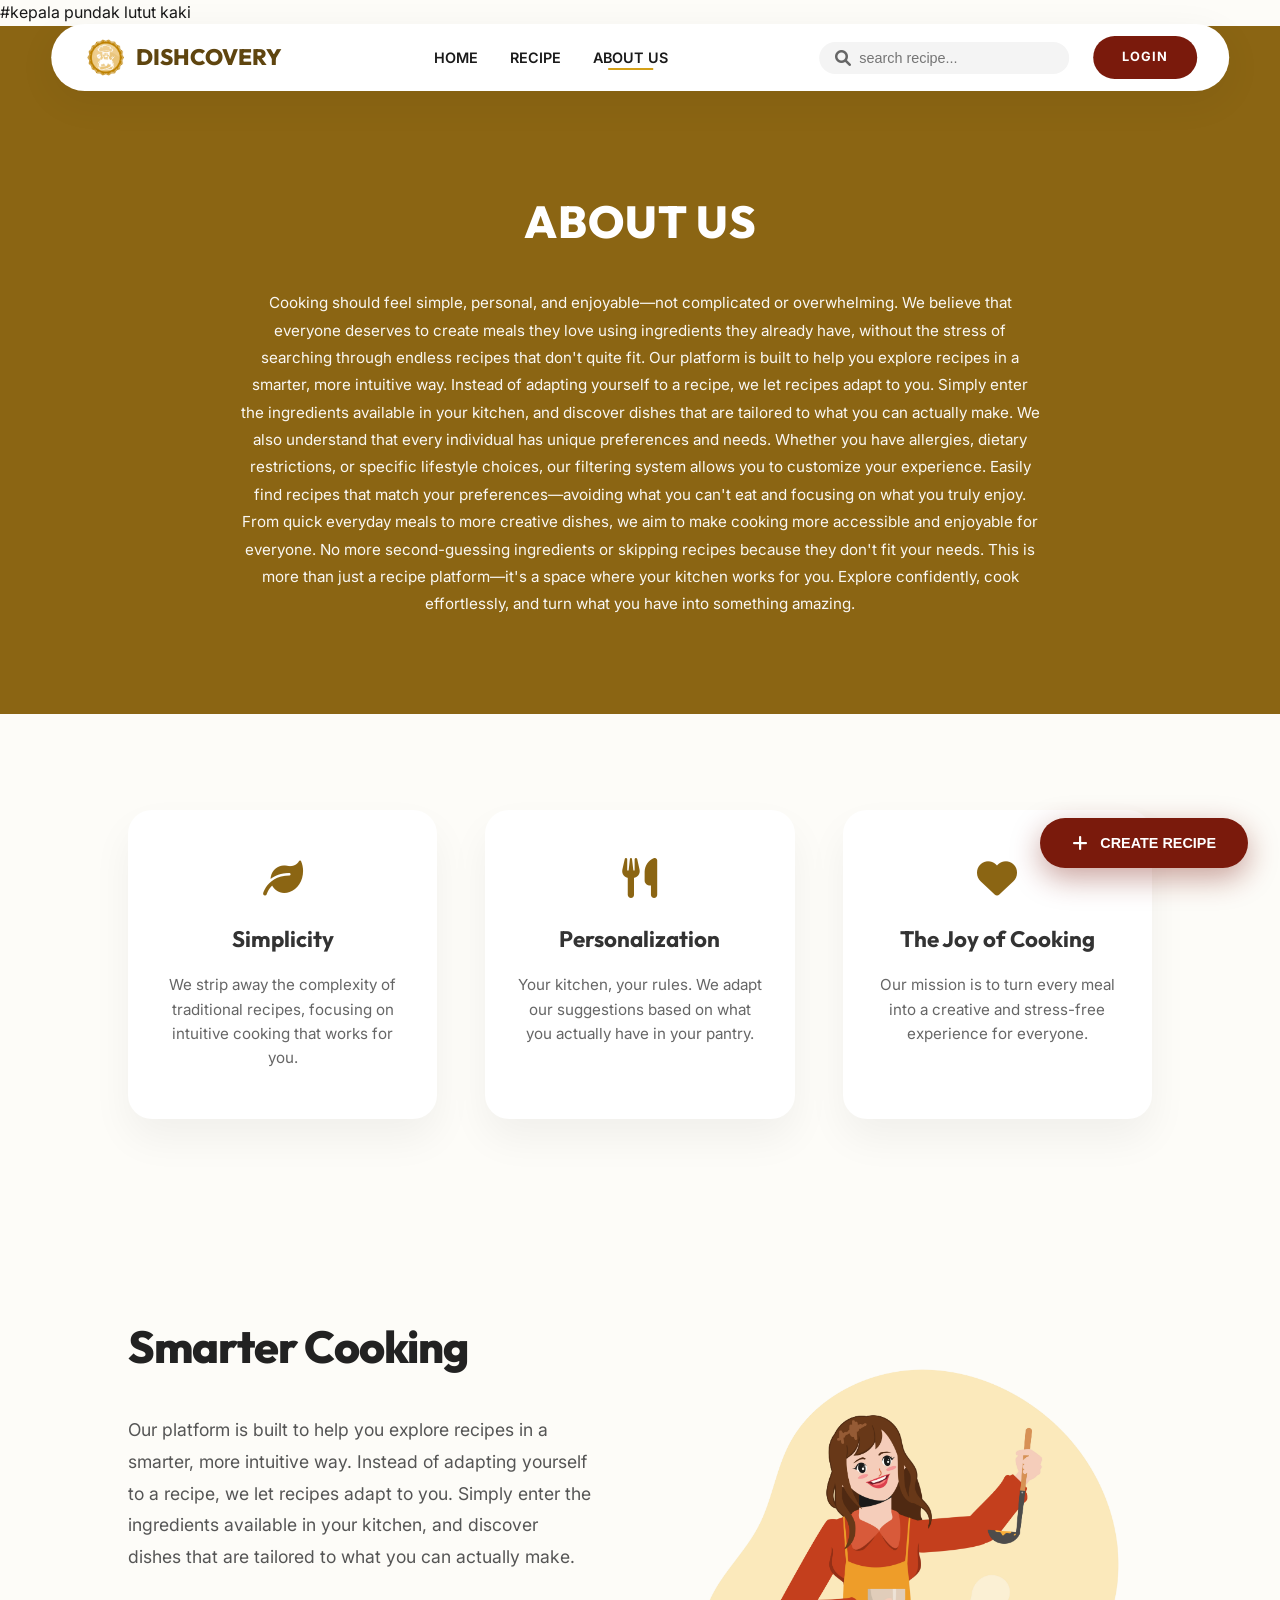
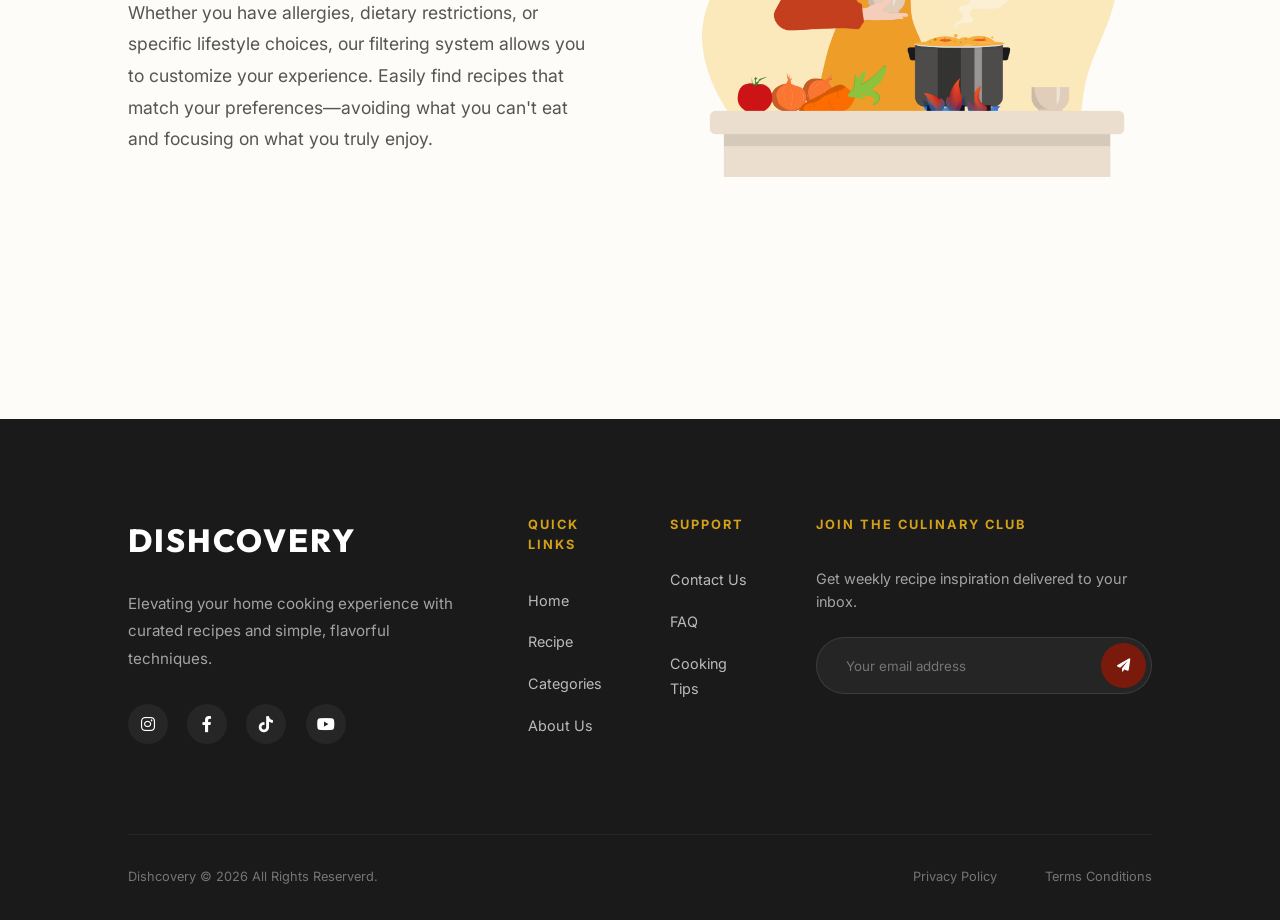
<file: about.html>
<!DOCTYPE html>
<html lang="en">

<head> #kepala pundak lutut kaki

    <meta charset="UTF-8">
    <meta name="viewport" content="width=device-width, initial-scale=1.0">
    <title>About Us - Dishcovery</title>
    <link rel="stylesheet" href="style.css">
    <link rel="stylesheet" href="https://cdnjs.cloudflare.com/ajax/libs/font-awesome/6.0.0/css/all.min.css">
    <link
        href="https://fonts.googleapis.com/css2?family=Outfit:wght@300;400;600;800&family=Playfair+Display:ital,wght@0,700;1,700&display=swap"
        rel="stylesheet">
    <style>
        :root {
            --about-gold: #8B6513;
            --about-beige: #FDFCF8;
        }

        body {
            font-family: 'Inter', sans-serif;
            background-color: var(--about-beige);
        }

        .about-hero {
            background-color: var(--about-gold);
            color: white;
            padding: 10rem 10% 6rem;
            /* Reduced bottom padding */
            min-height: 60vh;
            display: flex;
            flex-direction: column;
            justify-content: center;
            align-items: center;
            text-align: center;
        }

        .about-hero h1 {
            font-family: 'Outfit', sans-serif;
            font-size: 2.8rem;
            font-weight: 800;
            margin-bottom: 2rem;
            letter-spacing: 1px;
            color: white;
            text-transform: uppercase;
        }

        .about-content {
            max-width: 800px;
            line-height: 1.8;
            font-size: 0.95rem;
            font-weight: 400;
            opacity: 0.95;
            text-align: center;
        }

        .about-content p {
            margin-bottom: 0;
            /* Merged paragraph has no bottom margin */
        }

        /* Values Section */
        .values-section {
            padding: 6rem 10%;
            /* Balanced vertical padding */
            display: grid;
            grid-template-columns: repeat(3, 1fr);
            gap: 3rem;
            position: relative;
            z-index: 3;
            background-color: var(--about-beige);
        }

        .value-card {
            background: white;
            padding: 3rem 2rem;
            border-radius: 24px;
            box-shadow: 0 20px 40px rgba(0, 0, 0, 0.05);
            text-align: center;
            transition: transform 0.3s ease;
        }

        .value-card:hover {
            transform: translateY(-15px);
        }

        .value-card i {
            font-size: 2.5rem;
            color: var(--about-gold);
            margin-bottom: 1.5rem;
        }

        .value-card h3 {
            font-family: 'Outfit', sans-serif;
            font-size: 1.4rem;
            font-weight: 700;
            margin-bottom: 1rem;
            color: #333;
        }

        .value-card p {
            color: #666;
            line-height: 1.6;
            font-size: 0.95rem;
        }

        /* Detailed Section */
        .details-section {
            padding: 6rem 10% 10rem;
            /* Balanced top padding */
            display: grid;
            grid-template-columns: 1fr 1fr;
            gap: 6rem;
            align-items: center;
        }

        .details-text h2 {
            font-family: 'Outfit', sans-serif;
            font-size: 2.8rem;
            font-weight: 800;
            color: #222;
            margin-bottom: 2rem;
            letter-spacing: -1px;
        }

        .details-text p {
            font-size: 1.1rem;
            line-height: 1.8;
            color: #555;
            margin-bottom: 1.5rem;
        }

        .details-image {
            position: relative;
            display: flex;
            justify-content: center;
            align-items: center;
        }

        .details-image img {
            width: 100%;
            max-width: 500px;
            /* Make it a bit smaller too since they asked to 'kecilin' earlier */
            border-radius: 30px;
            mix-blend-mode: multiply;
            /* Removes white background */
            position: relative;
            z-index: 2;
        }

        /* Navbar Correction */
        .navbar {
            background: rgb(249, 223, 223);
            position: sticky;
            top: 0;
            z-index: 1000;
            box-shadow: 0 2px 10px rgba(0, 0, 0, 0.05);
        }

        @media (max-width: 1024px) {
            .values-section {
                grid-template-columns: 1fr;
            }

            .details-section {
                grid-template-columns: 1fr;
                gap: 4rem;
            }

            .about-hero h1 {
                font-size: 3rem;
            }
        }
    </style>
</head>

<body>
    <!-- Navigation -->
    <nav id="navbar">
        <a href="index.html" class="logo">
            <img src="images/logo_dishcovery.png" alt="Dishcovery Logo" style="height: 45px;">
            <span>DISHCOVERY</span>
        </a>
        <ul class="nav-links">
            <li><a href="index.html">HOME</a></li>
            <li><a href="index.html#recipes-section">RECIPE</a></li>
            <li><a href="about.html" class="active">ABOUT US</a></li>
        </ul>
        <div class="nav-actions">
            <div class="nav-search">
                <i class="fas fa-search"></i>
                <input type="text" id="recipe-search" placeholder="search recipe...">
            </div>

            <div class="guest-only" id="guest-nav">
                <a href="login.html" class="btn btn-primary">LOGIN</a>
            </div>

            <div class="user-only user-profile">
                <div class="avatar" onclick="logout()">
                    <img src="images/avatar.png" alt="User Avatar">
                </div>
            </div>
        </div>
    </nav>

    <!-- About Section -->
    <section class="about-hero">
        <div class="container">
            <h1>ABOUT US</h1>
            <div class="about-content">
                <p>Cooking should feel simple, personal, and enjoyable—not complicated or overwhelming. We believe that
                    everyone deserves to create meals they love using ingredients they already have, without the stress
                    of searching through endless recipes that don't quite fit. Our platform is built to help you explore
                    recipes in a smarter, more intuitive way. Instead of adapting yourself to a recipe, we let recipes
                    adapt to you. Simply enter the ingredients available in your kitchen, and discover dishes that are
                    tailored to what you can actually make. We also understand that every individual has unique
                    preferences and needs. Whether you have allergies, dietary restrictions, or specific lifestyle
                    choices, our filtering system allows you to customize your experience. Easily find recipes that
                    match your preferences—avoiding what you can't eat and focusing on what you truly enjoy. From quick
                    everyday meals to more creative dishes, we aim to make cooking more accessible and enjoyable for
                    everyone. No more second-guessing ingredients or skipping recipes because they don't fit your needs.
                    This is more than just a recipe platform—it's a space where your kitchen works for you. Explore
                    confidently, cook effortlessly, and turn what you have into something amazing.</p>
            </div>
        </div>
    </section>

    <!-- Philosophy Cards -->
    <section class="values-section">
        <div class="value-card">
            <i class="fas fa-leaf"></i>
            <h3>Simplicity</h3>
            <p>We strip away the complexity of traditional recipes, focusing on intuitive cooking that works for you.
            </p>
        </div>
        <div class="value-card">
            <i class="fas fa-utensils"></i>
            <h3>Personalization</h3>
            <p>Your kitchen, your rules. We adapt our suggestions based on what you actually have in your pantry.</p>
        </div>
        <div class="value-card">
            <i class="fas fa-heart"></i>
            <h3>The Joy of Cooking</h3>
            <p>Our mission is to turn every meal into a creative and stress-free experience for everyone.</p>
        </div>
    </section>

    <!-- Deep Dive Section -->
    <section class="details-section">
        <div class="details-text">
            <h2>Smarter Cooking</h2>
            <p>Our platform is built to help you explore recipes in a smarter, more intuitive way. Instead of adapting
                yourself to a recipe, we let recipes adapt to you. Simply enter the ingredients available in your
                kitchen, and discover dishes that are tailored to what you can actually make.</p>
            <p>Whether you have allergies, dietary restrictions, or specific lifestyle choices, our filtering system
                allows you to customize your experience. Easily find recipes that match your preferences—avoiding what
                you can't eat and focusing on what you truly enjoy.</p>
        </div>
        <div class="details-image">
            <img src="images/bg_about.jpg" alt="Kitchen setup">
        </div>
    </section>

    <!-- Premium Footer -->
    <footer class="premium-footer">
        <div class="footer-top">
            <div class="footer-brand-section">
                <h3 class="footer-logo-text">DISHCOVERY</h3>
                <p class="footer-tagline">Elevating your home cooking experience with curated recipes and simple,
                    flavorful techniques.</p>
                <div class="footer-social-icons">
                    <a href="#"><i class="fab fa-instagram"></i></a>
                    <a href="#"><i class="fab fa-facebook-f"></i></a>
                    <a href="#"><i class="fab fa-tiktok"></i></a>
                    <a href="#"><i class="fab fa-youtube"></i></a>
                </div>
            </div>

            <div class="footer-nav-section">
                <div class="footer-nav-col">
                    <h4>QUICK LINKS</h4>
                    <ul>
                        <li><a href="index.html">Home</a></li>
                        <li><a href="index.html#recipes-section">Recipe</a></li>
                        <li><a href="index.html#recipes-section">Categories</a></li>
                        <li><a href="about.html">About Us</a></li>
                    </ul>
                </div>
                <div class="footer-nav-col">
                    <h4>SUPPORT</h4>
                    <ul>
                        <li><a href="#">Contact Us</a></li>
                        <li><a href="#">FAQ</a></li>
                        <li><a href="#">Cooking Tips</a></li>
                    </ul>
                </div>
            </div>

            <div class="footer-newsletter">
                <h4>JOIN THE CULINARY CLUB</h4>
                <p>Get weekly recipe inspiration delivered to your inbox.</p>
                <form class="newsletter-form">
                    <input type="email" placeholder="Your email address">
                    <button type="submit"><i class="fas fa-paper-plane"></i></button>
                </form>
            </div>
        </div>
        <div class="footer-bottom">
            <p>Dishcovery &copy; 2026 All Rights Reserverd.</p>
            <div class="footer-bottom-links">
                <a href="#">Privacy Policy</a>
                <a href="#">Terms Conditions</a>
            </div>
        </div>
    </footer>

    <script>
        function updateAuthState() {
            const isLoggedIn = localStorage.getItem('isLoggedIn') === 'true';
            document.body.setAttribute('data-view', isLoggedIn ? 'user' : 'guest');

            const guestNav = document.getElementById('guest-nav');
            const userNav = document.getElementById('user-nav');

            if (isLoggedIn) {
                guestNav.style.display = 'none';
                userNav.style.display = 'flex';
            } else {
                guestNav.style.display = 'block';
                userNav.style.display = 'none';
            }
        }

        function logout() {
            localStorage.setItem('isLoggedIn', 'false');
            window.location.href = 'index.html';
        }

        window.addEventListener('DOMContentLoaded', updateAuthState);
    </script>
    <!-- Floating Create Recipe Button -->
    <button class="floating-create-btn" onclick="handleCreateRecipe()">
        <i class="fas fa-plus"></i>
        <span>CREATE RECIPE</span>
    </button>

    <script>
        // Copy auth check logic from script.js or include script.js but it might interfere
        const isLoggedIn = localStorage.getItem('isLoggedIn') === 'true';
        if (isLoggedIn) document.body.setAttribute('data-view', 'user');

        window.logout = () => {
            localStorage.removeItem('isLoggedIn');
            window.location.reload();
        };

        function handleCreateRecipe() {
            if (isLoggedIn) {
                window.location.href = 'create_recipe.html';
            } else {
                window.location.href = 'login.html';
            }
        }
    </script>
</body>




</html>
</file>
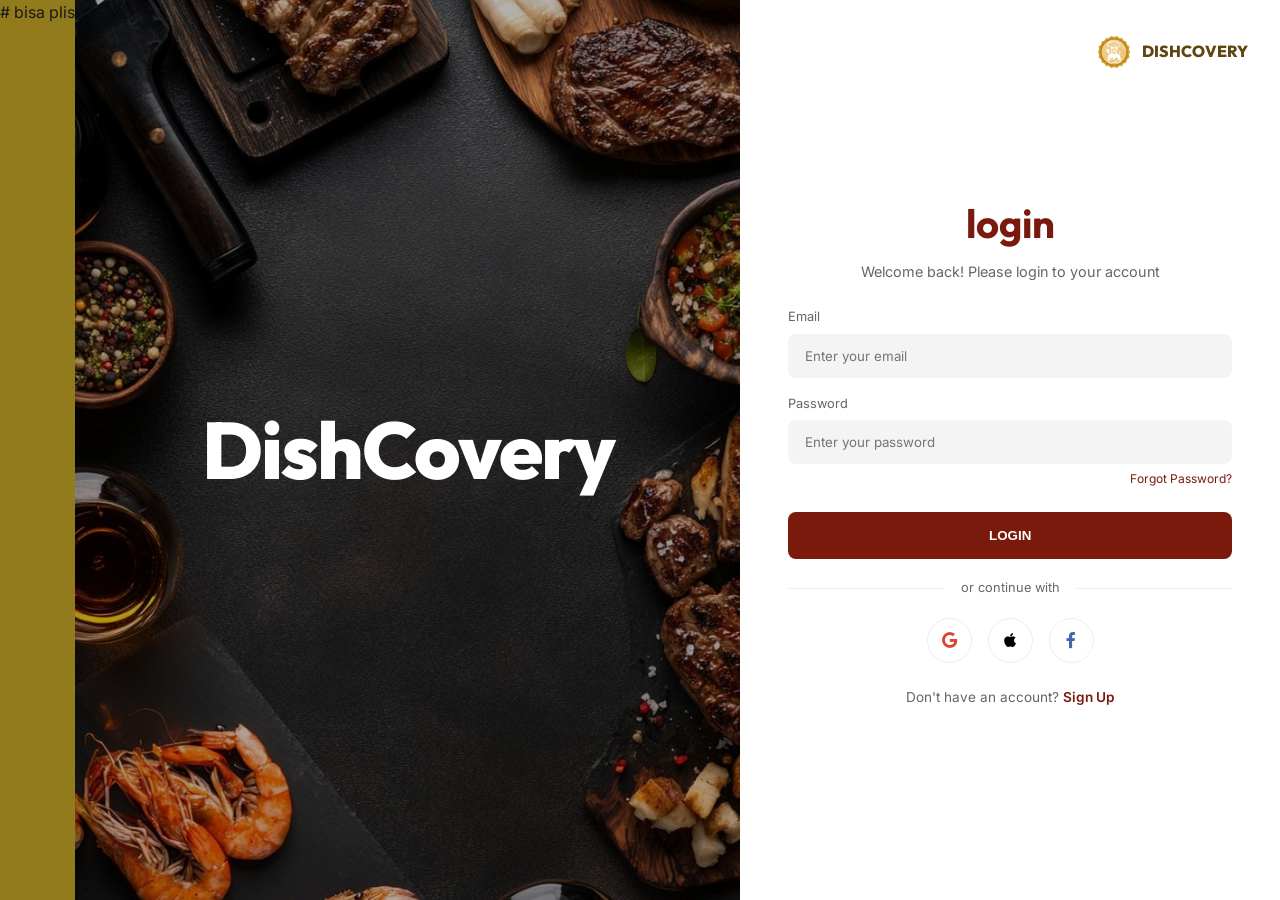
<file: login.html>
<!DOCTYPE html>
<html lang="en">
<head> # bisa plis
    <meta charset="UTF-8">
    <meta name="viewport" content="width=device-width, initial-scale=1.0">
    <title>Login | Dishcovery</title>
    <link rel="stylesheet" href="style.css">
    <link rel="stylesheet" href="https://cdnjs.cloudflare.com/ajax/libs/font-awesome/6.0.0/css/all.min.css">
    <style>
        body {
            margin: 0;
            display: flex;
            height: 100vh;
            background: #927b1d;
            overflow: hidden;
        }
        .auth-bg {
            flex: 1.2; 
            background: url('images/login-signin_bg.jpeg') center/cover no-repeat;
            display: flex;
            align-items: center;
            justify-content: center;
            position: relative;
        }
        .auth-bg::after {
            content: '';
            position: absolute;
            inset: 0;
            background: rgba(0,0,0,0.3);
        }
        .auth-bg h1 {
            color: white;
            font-size: 5rem;
            font-family: 'Outfit', sans-serif;
            z-index: 1;
            font-weight: 800;
            letter-spacing: -2px;
        }
        .auth-container {
            flex: 0.8; 
            max-width: 550px;
            padding: 0 3rem;
            display: flex;
            flex-direction: column;
            justify-content: center;
            position: relative;
            background: white;
            height: 100vh;
            overflow-y: auto;
            box-sizing: border-box;
        }
        .auth-logo {
            position: absolute;
            top: 2rem;
            right: 2rem;
            display: flex;
            align-items: center;
            gap: 0.5rem;
            width: auto;
        }
        .auth-header {
            margin-bottom: 1.5rem;
            text-align: center;
        }
        .auth-header h2 {
            font-size: 2.5rem;
            color: var(--primary);
            margin-bottom: 0.3rem;
            font-family: 'Outfit', serif;
        }
        .auth-header p {
            color: var(--text-muted);
            font-size: 0.9rem;
            margin: 0;
        }
        .auth-form {
            display: flex;
            flex-direction: column;
            gap: 1rem;
        }
        .form-input {
            position: relative;
        }
        .form-input label {
            display: block;
            font-size: 0.8rem;
            color: var(--text-muted);
            margin-bottom: 0.4rem;
        }
        .form-input input {
            width: 100%;
            padding: 0.8rem 1rem;
            background: #F4F4F4;
            border: 1px solid transparent;
            border-radius: 8px;
            font-family: inherit;
            box-sizing: border-box;
        }
        .forgot-pass {
            text-align: right;
            font-size: 0.75rem;
            color: var(--primary);
            margin-top: 0.3rem;
            cursor: pointer;
        }
        .auth-btn {
            background: var(--primary);
            color: white;
            border: none;
            padding: 1rem;
            border-radius: 8px;
            font-weight: 600;
            cursor: pointer;
            margin-top: 0.5rem;
            transition: var(--transition);
        }
        #error-msg {
            color: #d93025;
            background-color: #fce8e6;
            padding: 10px;
            border-radius: 4px;
            font-size: 0.8rem;
            margin-bottom: 0.8rem;
            display: none; 
            align-items: center;
            gap: 8px;
            font-family: 'Outfit', sans-serif;
        }
        .input-error {
            border: 1px solid #d93025 !important;
            background: #fff4f4 !important;
        }
        .divider {
            display: flex;
            align-items: center;
            text-align: center;
            margin: 1.2rem 0;
            color: #DDD;
            font-size: 0.8rem;
        }
        .divider::before, .divider::after {
            content: '';
            flex: 1;
            border-bottom: 1px solid #EEE;
        }
        .divider span {
            padding: 0 1rem;
            color: var(--text-muted);
        }
        .social-auth {
            display: flex;
            gap: 1rem;
            justify-content: center;
        }
        .social-btn {
            width: 45px;
            height: 45px;
            border: 1px solid #EEE;
            border-radius: 50%;
            display: flex;
            align-items: center;
            justify-content: center;
            cursor: pointer;
        }
        .auth-footer {
            margin-top: 1.5rem;
            text-align: center;
            font-size: 0.85rem;
            color: var(--text-muted);
        }
        .auth-footer a {
            color: var(--primary);
            text-decoration: none;
            font-weight: 600;
        }
    </style>
</head>
<body>
    <div class="auth-bg">
        <h1>DishCovery</h1>
    </div>
    <div class="auth-container">
        <div class="auth-logo">
            <img src="images/logo_dishcovery.png" alt="Dishcovery Logo" style="width: 40px;">
            <span style="font-weight: 800; color: #5F450F; font-family: 'Outfit', sans-serif;">DISHCOVERY</span>
        </div>
        <div class="auth-header">
            <h2>login</h2>
            <p>Welcome back! Please login to your account</p>
        </div>

        <div id="error-msg">
            <i class="fas fa-exclamation-circle"></i> 
            <span id="error-text"></span>
        </div>

        <form class="auth-form" id="login-form">
            <div class="form-input">
                <label>Email</label>
                <input type="email" id="email" placeholder="Enter your email">
            </div>
            <div class="form-input">
                <label>Password</label>
                <input type="password" id="password" placeholder="Enter your password">
                <div class="forgot-pass">Forgot Password?</div>
            </div>
            <button type="submit" class="auth-btn">LOGIN</button>
        </form>

        <div class="divider">
            <span>or continue with</span>
        </div>

        <div class="social-auth">
            <div class="social-btn"><i class="fab fa-google" style="color: #DB4437;"></i></div>
            <div class="social-btn"><i class="fab fa-apple" style="color: #000;"></i></div>
            <div class="social-btn"><i class="fab fa-facebook-f" style="color: #4267B2;"></i></div>
        </div>

        <div class="auth-footer">
            Don't have an account? <a href="signup.html">Sign Up</a>
        </div>
    </div>

    <script>
        document.getElementById('login-form').onsubmit = async (e) => {
            e.preventDefault();
            const emailField = document.getElementById('email');
            const passwordField = document.getElementById('password');
            const errorMsg = document.getElementById('error-msg');
            const errorText = document.getElementById('error-text');

            errorMsg.style.display = 'none';
            emailField.classList.remove('input-error');
            passwordField.classList.remove('input-error');

            if (!emailField.value || !passwordField.value) {
                errorText.innerText = "Please fill in all fields.";
                errorMsg.style.display = 'flex';
                if(!emailField.value) emailField.classList.add('input-error');
                if(!passwordField.value) passwordField.classList.add('input-error');
                return;
            }

            try {
                const response = await fetch('/api/login', {
                    method: 'POST',
                    headers: { 'Content-Type': 'application/json' },
                    body: JSON.stringify({ email: emailField.value, password: passwordField.value })
                });
                const data = await response.json();
                if (data.success) {
                    localStorage.setItem('isLoggedIn', 'true');
                    localStorage.setItem('user', JSON.stringify(data.user));
                    window.location.href = 'index.html';
                } else {
                    const msg = (data.error || "").toLowerCase();
                    if (msg.includes("found") || msg.includes("exist")) {
                        errorText.innerText = "Account not found. Please sign up first.";
                    } else {
                        errorText.innerText = "The email or password you entered is incorrect.";
                    }
                    errorMsg.style.display = 'flex';
                    emailField.classList.add('input-error');
                    passwordField.classList.add('input-error');
                }
            } catch (err) {
                errorText.innerText = "Connection error. Is the server running?";
                errorMsg.style.display = 'flex';
            }
        };
    </script>
</body>
</html>
</file>
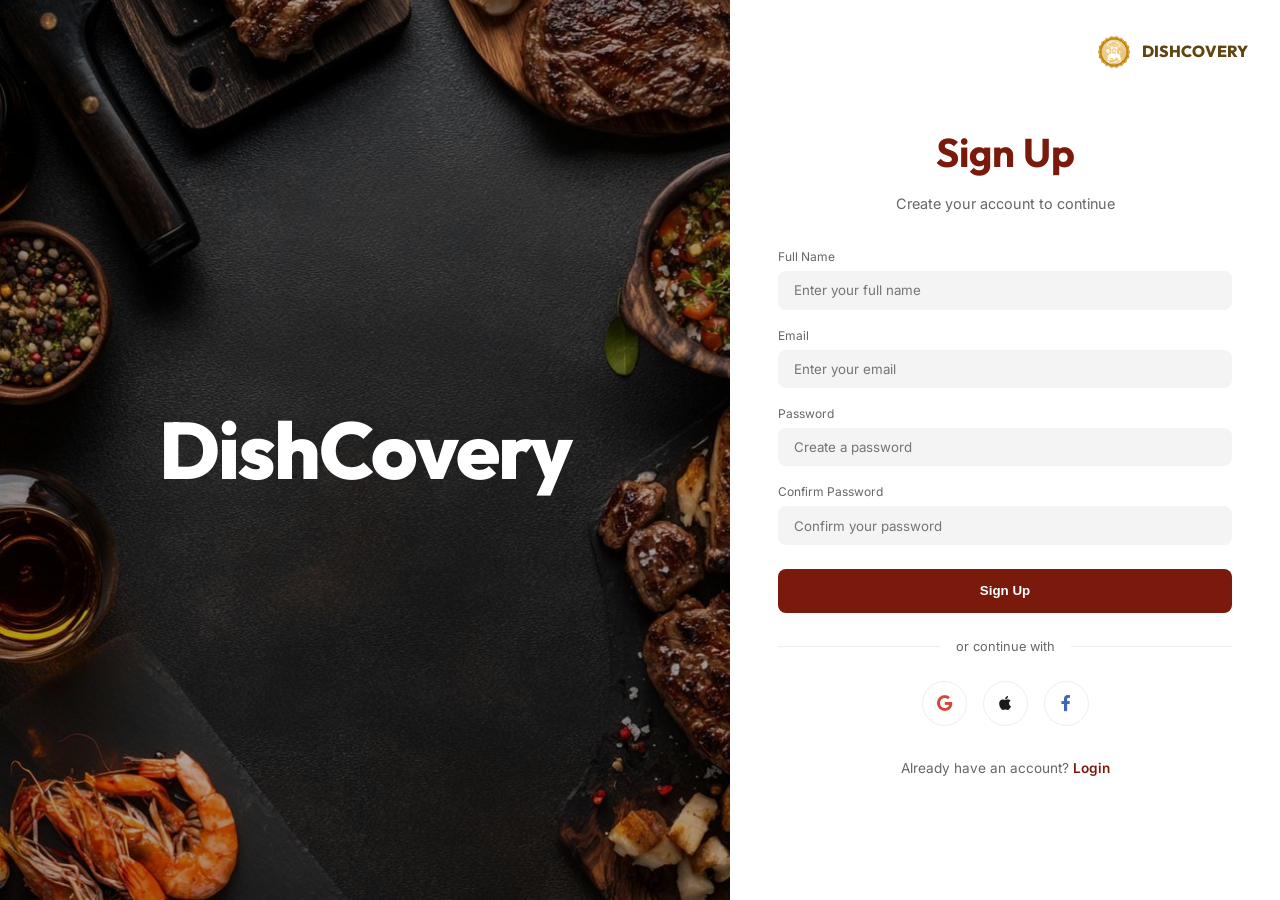
<file: signup.html>
<!DOCTYPE html>
<html lang="en">
<head>
    <meta charset="UTF-8">
    <meta name="viewport" content="width=device-width, initial-scale=1.0">
    <title>Sign Up | Dishcovery</title>
    <link rel="stylesheet" href="style.css">
    <link rel="stylesheet" href="https://cdnjs.cloudflare.com/ajax/libs/font-awesome/6.0.0/css/all.min.css">
    <style>
        body {
            margin: 0;
            display: flex;
            height: 100vh;
            background: #FDFCF8;
            overflow: hidden;
        }
        .auth-bg {
            flex: 1.2;
            background: url('images/login-signin_bg.jpeg') center/cover no-repeat;
            display: flex;
            align-items: center;
            justify-content: center;
            position: relative;
        }
        .auth-bg::after {
            content: '';
            position: absolute;
            inset: 0;
            background: rgba(0,0,0,0.3);
        }
        .auth-bg h1 {
            color: white;
            font-size: 5rem;
            font-family: 'Outfit', sans-serif;
            z-index: 1;
            font-weight: 800;
            letter-spacing: -2px;
        }
        .auth-container {
            flex: 0.8;
            max-width: 550px;
            padding: 2rem 3rem;
            display: flex;
            flex-direction: column;
            justify-content: center;
            position: relative;
            background: white;
        }
        .auth-logo {
            position: absolute;
            top: 1.5rem;
            right: 1.5rem;
            width: 40px;
        }
        .auth-header {
            margin-bottom: 2rem;
            text-align: center;
        }
        .auth-header h2 {
            font-size: 2.5rem;
            color: var(--primary);
            margin-bottom: 0.5rem;
            font-family: 'Outfit', serif;
        }
        .auth-header p {
            color: var(--text-muted);
            font-size: 0.9rem;
        }
        .auth-form {
            display: flex;
            flex-direction: column;
            gap: 1rem;
        }
        .form-input {
            position: relative;
        }
        .form-input label {
            display: block;
            font-size: 0.75rem;
            color: var(--text-muted);
            margin-bottom: 0.3rem;
        }
        .form-input input {
            width: 100%;
            padding: 0.7rem 1rem;
            background: #F4F4F4;
            border: none;
            border-radius: 8px;
            font-family: inherit;
        }
        .auth-btn {
            background: var(--primary);
            color: white;
            border: none;
            padding: 0.9rem;
            border-radius: 8px;
            font-weight: 600;
            cursor: pointer;
            margin-top: 0.5rem;
            transition: var(--transition);
        }
        .divider {
            display: flex;
            align-items: center;
            text-align: center;
            margin: 1.5rem 0;
            color: #DDD;
            font-size: 0.8rem;
        }
        .divider::before, .divider::after {
            content: '';
            flex: 1;
            border-bottom: 1px solid #EEE;
        }
        .divider span {
            padding: 0 1rem;
            color: var(--text-muted);
        }
        .social-auth {
            display: flex;
            gap: 1rem;
            justify-content: center;
        }
        .social-btn {
            width: 45px;
            height: 45px;
            border: 1px solid #EEE;
            border-radius: 50%;
            display: flex;
            align-items: center;
            justify-content: center;
            cursor: pointer;
        }
        .auth-footer {
            margin-top: 2rem;
            text-align: center;
            font-size: 0.85rem;
            color: var(--text-muted);
        }
        .auth-footer a {
            color: var(--primary);
            text-decoration: none;
            font-weight: 600;
        }
    </style>
</head>
<body>
    <div class="auth-bg">
        <h1>DishCovery</h1>
    </div>
    <div class="auth-container">
        <div class="auth-logo" style="display: flex; align-items: center; gap: 0.5rem; top: 2rem; right: 2rem; width: auto;">
            <img src="images/logo_dishcovery.png" alt="Dishcovery Logo" style="width: 40px;">
            <span style="font-weight: 800; color: #5F450F; font-family: 'Outfit', sans-serif;">DISHCOVERY</span>
        </div>
        <div class="auth-header">
            <h2>Sign Up</h2>
            <p>Create your account to continue</p>
        </div>
        <form class="auth-form" id="signup-form">
            <div class="form-input">
                <label>Full Name</label>
                <input type="text" placeholder="Enter your full name" required>
            </div>
            <div class="form-input">
                <label>Email</label>
                <input type="email" placeholder="Enter your email" required>
            </div>
            <div class="form-input">
                <label>Password</label>
                <input type="password" placeholder="Create a password" required>
            </div>
            <div class="form-input">
                <label>Confirm Password</label>
                <input type="password" placeholder="Confirm your password" required>
            </div>
            <button type="submit" class="auth-btn">Sign Up</button>
        </form>

        <div class="divider">
            <span>or continue with</span>
        </div>

        <div class="social-auth">
            <div class="social-btn"><i class="fab fa-google" style="color: #DB4437;"></i></div>
            <div class="social-btn"><i class="fab fa-apple"></i></div>
            <div class="social-btn"><i class="fab fa-facebook-f" style="color: #4267B2;"></i></div>
        </div>

        <div class="auth-footer">
            Already have an account? <a href="login.html">Login</a>
        </div>
    </div>

    <script>
        document.getElementById('signup-form').onsubmit = async (e) => {
            e.preventDefault();
            const inputs = e.target.querySelectorAll('input');
            const username = inputs[0].value;
            const email = inputs[1].value;
            const password = inputs[2].value;
            const confirmPassword = inputs[3].value;

            if (password !== confirmPassword) {
                alert('Passwords do not match!');
                return;
            }

            try {
                const response = await fetch('/api/register', {
                    method: 'POST',
                    headers: { 'Content-Type': 'application/json' },
                    body: JSON.stringify({ username, email, password })
                });
                
                const data = await response.json();
                
                if (data.success) {
                    alert('Account created successfully! Please login.');
                    window.location.href = 'login.html';
                } else {
                    alert(data.error || 'Sign up failed');
                }
            } catch (err) {
                console.error(err);
                alert('Connection error. Is the server running?');
            }
        };
    </script>
</body>
</html>
</file>
<file: style.css>
@import url('https://fonts.googleapis.com/css2?family=Outfit:wght@300;400;600;700&family=Inter:wght@300;400;500;600&display=swap');

:root {
    --primary: #7A1A0C; /* Maroon */
    --primary-hover: #5D1409;
    --secondary: #2D2D2D;
    --accent: #E9E3D3; /* Beige */
    --accent-dark: #D1C9B8;
    --gold: #D4A017;
    --bg-light: #FDFDFD;
    --bg-footer: #1C1C1C;
    --text-main: #1A1A1A;
    --text-muted: #666666;
    --white: #FFFFFF;
    --shadow: 0 10px 40px rgba(0, 0, 0, 0.06);
    --radius-sm: 8px;
    --radius-md: 20px;
    --radius-lg: 32px;
    --transition: all 0.3s cubic-bezier(0.4, 0, 0.2, 1);
}

* {
    margin: 0;
    padding: 0;
    box-sizing: border-box;
}

body {
    font-family: 'Inter', sans-serif;
    background-color: var(--bg-light);
    color: var(--text-main);
    line-height: 1.6;
    overflow-x: hidden;
}

h1, h2, h3, .logo {
    font-family: 'Outfit', sans-serif;
    font-weight: 700;
}

/* Navbar */
nav {
    position: fixed;
    top: 1.5rem;
    left: 50%;
    transform: translateX(-50%);
    width: 92%;
    max-width: 1300px;
    padding: 0.7rem 2rem;
    display: flex;
    justify-content: space-between;
    align-items: center;
    z-index: 1000;
    background: var(--white);
    border-radius: 100px;
    box-shadow: var(--shadow);
    transition: var(--transition);
}

.logo {
    font-size: 1.4rem;
    color: #5F450F;
    display: flex;
    align-items: center;
    gap: 0.5rem;
    text-decoration: none;
    font-weight: 800;
}

.logo img {
    height: 32px;
}

.nav-links {
    display: flex;
    gap: 2rem;
    list-style: none;
}

.nav-links a {
    color: var(--text-main);
    text-decoration: none;
    font-weight: 600;
    font-size: 0.9rem;
    text-transform: uppercase;
    transition: var(--transition);
    position: relative;
}

.nav-links a::after {
    content: '';
    position: absolute;
    bottom: -4px;
    left: 0;
    width: 0;
    height: 2px;
    background: var(--gold);
    transition: var(--transition);
}

.nav-links a.active::after,
.nav-links a:hover::after {
    width: 60%; 
    left: 20%;
}

.nav-links a.active {
    color: var(--text-main);
}

.nav-actions {
    display: flex;
    align-items: center;
    gap: 1.5rem;
}

.nav-search {
    position: relative;
    display: flex;
    align-items: center;
    background: #F4F4F4;
    border-radius: 100px;
    padding: 0.5rem 1rem;
    width: 250px;
}

.nav-search input {
    background: transparent;
    border: none;
    outline: none;
    padding-left: 0.5rem;
    font-size: 0.9rem;
    width: 100%;
}

.nav-search i {
    color: var(--text-muted);
}

.btn {
    padding: 0.6rem 1.4rem;
    border-radius: 100px;
    border: none;
    font-weight: 700;
    cursor: pointer;
    transition: var(--transition);
    text-decoration: none;
    font-size: 0.85rem;
    display: flex;
    align-items: center;
    gap: 0.5rem;
}

.btn-primary {
    background-color: var(--primary);
    color: var(--white);
    text-transform: uppercase;
    padding: 0.7rem 1.8rem;
    font-size: 0.8rem;
    letter-spacing: 1px;
}

.btn-primary:hover {
    background-color: var(--primary-hover);
    transform: translateY(-2px);
    box-shadow: 0 5px 15px rgba(122, 26, 12, 0.3);
}

.user-profile {
    display: flex;
    align-items: center;
    gap: 1.5rem;
}

.avatar {
    width: 45px;
    height: 45px;
    border-radius: 50%;
    overflow: hidden;
    cursor: pointer;
    border: 3px solid var(--gold);
    box-shadow: 0 4px 10px rgba(0,0,0,0.1);
    transition: var(--transition);
    flex-shrink: 0;
}

.avatar:hover {
    transform: scale(1.1);
}

.avatar img {
    width: 100%;
    height: 100%;
    object-fit: cover;
}

/* Hero Section */
.hero {
    height: 100vh;
    background: linear-gradient(rgba(0,0,0,0.5), rgba(0,0,0,0.6)), url('images/hero_bg.jpg');
    background-size: cover;
    background-position: center;
    display: flex;
    flex-direction: column;
    justify-content: center;
    align-items: center;
    text-align: center;
    color: var(--white);
    padding: 10rem 5% 0; 
}

.hero h1 {
    font-size: 5rem;
    margin-bottom: 1rem;
    letter-spacing: -2px;
    text-transform: uppercase;
    max-width: 900px;
    line-height: 1.1;
}

.hero p {
    font-size: 1.2rem;
    max-width: 700px;
    margin-bottom: 2.5rem;
    font-weight: 400;
    opacity: 0.9;
}

.btn-hero {
    padding: 1rem 2.5rem;
    font-size: 1rem;
    background: rgba(255,255,255,0.1);
    border: 1px solid rgba(255,255,255,0.3);
    backdrop-filter: blur(5px);
    color: var(--white);
    text-transform: uppercase;
}

.btn-hero:hover {
    background: var(--white);
    color: var(--primary);
}

/* Everyone Favorite Section */
.everyone-favorite {
    padding: 8rem 5% 5rem; 
    margin-top: 0;
    position: relative;
    z-index: 1;
}

.fav-container {
    background: var(--white);
    padding: 3rem;
    border-radius: var(--radius-md);
    box-shadow: var(--shadow);
}

.fav-header {
    display: flex;
    justify-content: space-between;
    align-items: center;
    margin-bottom: 2.5rem;
}

.fav-header h2 {
    font-size: 2rem;
    text-transform: uppercase;
    color: var(--text-main);
}

.slider-controls {
    display: flex;
    gap: 1rem;
}

.slider-btn {
    width: 40px;
    height: 40px;
    border-radius: 50%;
    border: 1px solid #DDD;
    display: flex;
    align-items: center;
    justify-content: center;
    cursor: pointer;
    transition: var(--transition);
}

.slider-btn:hover {
    background: var(--primary);
    color: var(--white);
    border-color: var(--primary);
}

.fav-grid-wrapper {
    overflow: hidden;
    position: relative;
    width: 100%;
}

.fav-grid {
    display: flex;
    gap: 1.5rem;
    transition: transform 0.5s cubic-bezier(0.4, 0, 0.2, 1);
    will-change: transform;
}

.fav-card {
    flex: 0 0 calc(25% - 1.2rem); /* Show 4 cards at a time */
    background: var(--accent);
    border-radius: var(--radius-md);
    overflow: hidden;
    display: flex;
    flex-direction: column;
    box-shadow: 0 4px 20px rgba(0,0,0,0.05);
    transition: var(--transition);
}

.fav-card:hover {
    transform: translateY(-10px);
    box-shadow: 0 15px 35px rgba(0,0,0,0.1);
}

.fav-card .fav-img {
    height: 150px; 
}

.fav-card .fav-img img {
    width: 100%;
    height: 100%;
    object-fit: cover;
}

.fav-card .fav-content {
    padding: 1rem;
    flex: 1;
    display: flex;
    flex-direction: column;
}

.fav-card h3 {
    font-size: 1.05rem;
    margin-bottom: 0.8rem;
    color: var(--text-main);
    line-height: 1.4;
}

.fav-card p {
    font-size: 0.9rem;
    color: var(--text-muted);
    margin-bottom: 2rem;
    display: -webkit-box;
    -webkit-line-clamp: 2;
    -webkit-box-orient: vertical;
    overflow: hidden;
}

.fav-footer {
    display: flex;
    justify-content: space-between;
    align-items: center;
    margin-top: auto;
}

.fav-meta {
    font-size: 0.75rem;
    font-weight: 700;
    text-transform: uppercase;
    color: var(--text-main);
}

.fav-actions {
    display: flex;
    align-items: center;
    gap: 1rem;
}

.heart-btn {
    font-size: 1.2rem;
    color: var(--text-muted);
    cursor: pointer;
    transition: var(--transition);
}

.heart-btn:hover, .heart-btn.active {
    color: var(--primary);
}

/* Recipes Section */
.recipes-section {
    padding: 5rem 5%;
    text-align: center;
}

.recipes-section h2 {
    font-size: 2.5rem;
    text-transform: uppercase;
    margin-bottom: 1rem;
    max-width: 600px;
    margin-left: auto;
    margin-right: auto;
}

.recipes-section .subtext {
    color: var(--text-muted);
    margin-bottom: 3rem;
}

.filter-pills {
    display: flex;
    justify-content: center;
    gap: 1rem;
    margin-bottom: 4rem;
}

.pill {
    padding: 0.6rem 2rem;
    border-radius: 100px;
    background: transparent;
    border: 1px solid #DDD;
    font-weight: 600;
    cursor: pointer;
    transition: var(--transition);
    font-size: 0.85rem;
    text-transform: uppercase;
}

.pill.active {
    background: var(--accent);
    border-color: var(--accent);
    color: var(--text-main);
}

.pill:hover:not(.active) {
    background: #F4F4F4;
}

/* Recipe Grid */
.recipe-grid {
    display: grid;
    grid-template-columns: repeat(5, 1fr);
    gap: 1rem;
    margin-bottom: 4rem;
}

.recipe-card {
    background: var(--white);
    border-radius: var(--radius-md);
    overflow: hidden;
    box-shadow: 0 4px 20px rgba(0,0,0,0.05);
    transition: var(--transition);
    text-align: left;
    display: flex;
    flex-direction: column;
}

.recipe-card:hover {
    transform: translateY(-10px);
    box-shadow: 0 15px 35px rgba(0,0,0,0.1);
}

.recipe-img {
    height: 150px;
    overflow: hidden;
}

.recipe-img img {
    width: 100%;
    height: 100%;
    object-fit: cover;
}

.recipe-content {
    padding: 1.2rem;
    flex: 1;
    display: flex;
    flex-direction: column;
}

.recipe-content h3 {
    font-size: 1.05rem;
    margin-bottom: 0.8rem;
    color: var(--text-main);
    line-height: 1.4;
}

.recipe-content p {
    font-size: 0.9rem;
    color: var(--text-muted);
    margin-bottom: 2rem;
    display: -webkit-box;
    -webkit-line-clamp: 2;
    -webkit-box-orient: vertical;
    overflow: hidden;
}

.recipe-card-footer {
    display: flex;
    justify-content: space-between;
    align-items: center;
    margin-top: auto;
}

.recipe-meta, .fav-meta {
    display: flex;
    flex-direction: column;
    gap: 0.2rem;
}

.recipe-grid .recipe-meta {
    gap: 0.1rem;
}

.meta-item {
    display: flex;
    align-items: center;
    gap: 0.4rem;
    font-size: 0.65rem;
    font-weight: 700;
    text-transform: uppercase;
    color: var(--text-main);
}

.recipe-grid .meta-item {
    font-size: 0.55rem;
    gap: 0.25rem;
}

.meta-item i {
    font-size: 0.75rem;
    color: var(--primary);
    width: 12px;
    text-align: center;
}

.recipe-grid .meta-item i {
    font-size: 0.65rem;
    width: 10px;
}

.fav-meta .meta-item, 
.similar-recipes-section .meta-item {
    font-size: 0.75rem;
    gap: 0.5rem;
}

.fav-meta .meta-item i, 
.similar-recipes-section .meta-item i {
    font-size: 0.85rem;
    width: 14px;
}

.similar-recipes-section .recipe-grid {
    grid-template-columns: repeat(3, 1fr);
    gap: 2rem;
}

.view-btn {
    padding: 0.5rem 1.2rem;
    border-radius: 100px;
    border: 1.5px solid #555;
    background: transparent;
    color: #333;
    font-size: 0.75rem;
    font-weight: 700;
    text-transform: uppercase;
    cursor: pointer;
    transition: var(--transition);
    box-shadow: 2px 2px 0px #555; /* 3D  */
    transform: translate(-1px, -1px);
    min-width: 110px; 
    text-align: center;
}

.view-btn:hover {
    background: var(--primary);
    color: var(--white);
    border-color: var(--primary);
    box-shadow: 0px 0px 0px var(--primary);
    transform: translate(1px, 1px);
}

.recipe-grid .view-btn {
    min-width: 80px;
    font-size: 0.65rem;
    padding: 0.4rem 0.6rem;
}

.recipe-grid .fav-actions {
    display: flex;
    align-items: center;
    gap: 0.8rem;
}

/* Pagination */
.pagination {
    display: flex;
    justify-content: center;
    align-items: center;
    gap: 0.8rem;
    margin-top: 3rem;
}

.page-btn {
    width: 40px;
    height: 40px;
    border-radius: 8px; 
    border: 1px solid #EEE;
    display: flex;
    align-items: center;
    justify-content: center;
    cursor: pointer;
    font-weight: 600;
    transition: var(--transition);
    background: var(--white);
    color: var(--text-main);
}

.page-btn.active {
    background: var(--primary);
    color: var(--white);
    border-color: var(--primary);
}

.page-btn:hover:not(.active) {
    background: #F4F4F4;
}

.page-btn i {
    font-size: 0.8rem;
}

/* Footer */
footer {
    background: var(--bg-footer);
    color: var(--white);
    padding: 5rem 5% 2rem;
    margin-top: 5rem;
}

.footer-main {
    display: flex;
    justify-content: space-between;
    margin-bottom: 5rem;
}

.footer-brand {
    max-width: 400px;
}

.footer-brand .logo {
    color: var(--white);
    margin-bottom: 1.5rem;
    font-size: 1.8rem;
}

/* Premium Footer */
.premium-footer {
    background-color: #1A1A1A;
    color: var(--white);
    padding: 6rem 10% 2rem;
}

.footer-top {
    display: grid;
    grid-template-columns: 1.5fr 1fr 1.5fr;
    gap: 4rem;
    margin-bottom: 5rem;
}

.footer-brand-section .footer-logo-text {
    font-size: 2rem;
    font-weight: 800;
    letter-spacing: 2px;
    color: var(--white);
    margin-bottom: 1.5rem;
}

.footer-tagline {
    color: rgba(255,255,255,0.6);
    line-height: 1.8;
    margin-bottom: 2rem;
    font-size: 0.95rem;
}

.footer-social-icons {
    display: flex;
    gap: 1.2rem;
}

.footer-social-icons a {
    width: 40px;
    height: 40px;
    background: rgba(255,255,255,0.05);
    border-radius: 50%;
    display: flex;
    align-items: center;
    justify-content: center;
    color: var(--white);
    text-decoration: none;
    transition: var(--transition);
}

.footer-social-icons a:hover {
    background: var(--primary);
    transform: translateY(-5px);
}

.footer-nav-section {
    display: flex;
    gap: 3rem;
}

.footer-nav-col h4, .footer-newsletter h4 {
    font-size: 0.8rem;
    letter-spacing: 2px;
    color: var(--gold);
    margin-bottom: 2rem;
}

.footer-nav-col ul {
    list-style: none;
}

.footer-nav-col li {
    margin-bottom: 1rem;
}

.footer-nav-col a {
    color: rgba(255,255,255,0.7);
    text-decoration: none;
    font-size: 0.9rem;
    transition: var(--transition);
}

.footer-nav-col a:hover {
    color: var(--white);
    padding-left: 5px;
}

.footer-newsletter p {
    color: rgba(255,255,255,0.6);
    margin-bottom: 1.5rem;
    font-size: 0.9rem;
}

.newsletter-form {
    display: flex;
    background: rgba(255,255,255,0.05);
    padding: 5px;
    border-radius: 100px;
    border: 1px solid rgba(255,255,255,0.1);
}

.newsletter-form input {
    background: none;
    border: none;
    padding: 0.8rem 1.5rem;
    color: var(--white);
    flex: 1;
    outline: none;
    font-family: inherit;
}

.newsletter-form button {
    background: var(--primary);
    color: white;
    border: none;
    width: 45px;
    height: 45px;
    border-radius: 50%;
    cursor: pointer;
    transition: var(--transition);
}

.newsletter-form button:hover {
    background: #9A2414;
    transform: scale(1.05);
}

.footer-bottom {
    border-top: 1px solid rgba(255,255,255,0.05);
    padding-top: 2rem;
    display: flex;
    justify-content: space-between;
    align-items: center;
    font-size: 0.8rem;
    color: rgba(255,255,255,0.4);
}

.footer-bottom-links {
    display: flex;
    gap: 3rem;
}

.footer-bottom-links a {
    color: rgba(255,255,255,0.4);
    text-decoration: none;
    transition: var(--transition);
}

.footer-bottom-links a:hover {
    color: var(--white);
}

/* Modal */
.modal {
    display: none;
    position: fixed;
    z-index: 3000;
    left: 0;
    top: 0;
    width: 100%;
    height: 100%;
    background-color: rgba(0,0,0,0.5);
    backdrop-filter: blur(5px);
}

.modal-content {
    background-color: var(--white);
    margin: 5% auto;
    padding: 2.5rem;
    border-radius: var(--radius-md);
    width: 90%;
    max-width: 500px;
    box-shadow: 0 20px 50px rgba(0,0,0,0.2);
    position: relative;
}

.close-modal {
    position: absolute;
    right: 1.5rem;
    top: 1rem;
    font-size: 2rem;
    cursor: pointer;
    color: var(--text-muted);
}

.form-group {
    margin-bottom: 1.5rem;
}

.form-group label {
    display: block;
    margin-bottom: 0.5rem;
    font-weight: 600;
    font-size: 0.9rem;
}

.form-group input, 
.form-group select, 
.form-group textarea {
    width: 100%;
    padding: 0.8rem 1rem;
    border-radius: var(--radius-sm);
    border: 1px solid #DDD;
    font-family: inherit;
    font-size: 0.95rem;
}

.form-row {
    display: grid;
    grid-template-columns: 1fr 1fr;
    gap: 1rem;
}


/* Recipe Detail Page */
.recipe-detail-container {
    padding: 10rem 10% 5rem;
    max-width: 1400px;
    margin: 0 auto;
}

.back-nav {
    display: flex;
    align-items: center;
    gap: 1.5rem;
    margin-bottom: 2rem;
}

.back-link {
    width: 45px;
    height: 45px;
    border-radius: 50%;
    border: 1px solid #DDD;
    display: flex;
    align-items: center;
    justify-content: center;
    color: var(--text-main);
    text-decoration: none;
    transition: var(--transition);
}

.back-link:hover {
    background: var(--primary);
    color: var(--white);
    border-color: var(--primary);
}

.breadcrumb {
    font-size: 0.8rem;
    font-weight: 700;
    color: var(--text-muted);
}

.breadcrumb a {
    color: var(--text-muted);
    text-decoration: none;
}

.breadcrumb span {
    color: var(--gold);
}

/* Recipe Hero */
.recipe-hero {
    display: grid;
    grid-template-columns: 1.2fr 1fr;
    gap: 4rem;
    margin-bottom: 5rem;
    align-items: center;
}

.recipe-hero-image {
    height: 500px;
    border-radius: var(--radius-lg);
    overflow: hidden;
    box-shadow: var(--shadow);
}

.recipe-hero-image img {
    width: 100%;
    height: 100%;
    object-fit: cover;
}

.recipe-hero-info .author-info {
    display: flex;
    align-items: center;
    gap: 1rem;
    margin-bottom: 1.5rem;
}

.author-avatar {
    width: 40px;
    height: 40px;
    border-radius: 50%;
}

.author-name {
    font-weight: 600;
    color: var(--text-main);
}

.recipe-hero-info h1 {
    font-size: 3rem;
    line-height: 1.2;
    margin-bottom: 1.5rem;
    color: var(--text-main);
}

.recipe-hero-info p {
    font-size: 1.1rem;
    color: var(--text-muted);
    margin-bottom: 2.5rem;
    line-height: 1.8;
}

.recipe-actions {
    display: flex;
    gap: 1rem;
}

.action-btn {
    width: 50px;
    height: 50px;
    border-radius: 50%;
    border: 1px solid #EEE;
    background: var(--white);
    display: flex;
    align-items: center;
    justify-content: center;
    cursor: pointer;
    font-size: 1.2rem;
    color: var(--text-muted);
    transition: var(--transition);
}

.action-btn:hover {
    background: var(--bg-light);
    color: var(--primary);
    transform: scale(1.1);
}

/* Recipe Body */
.recipe-body {
    display: grid;
    grid-template-columns: 350px 1fr;
    gap: 5rem;
    margin-bottom: 5rem;
}

.ingredients-section h2, .instructions-section h2 {
    font-size: 1.8rem;
    margin-bottom: 2rem;
    text-transform: uppercase;
}

.portion-selector {
    background: #F8F8F8;
    padding: 1rem 1.5rem;
    border-radius: var(--radius-sm);
    display: flex;
    align-items: center;
    gap: 1rem;
    margin-bottom: 2rem;
    font-weight: 600;
    color: var(--text-main);
}

.ingredients-list {
    list-style: none;
}

.ingredients-list li {
    padding: 1rem 1.5rem;
    background: #F8F8F8;
    margin-bottom: 0.8rem;
    border-radius: var(--radius-sm);
    font-size: 0.95rem;
    color: var(--text-main);
    transition: var(--transition);
}

.ingredients-list li:hover {
    background: var(--accent);
    transform: translateX(10px);
}

/* Instructions */
.instructions-steps {
    display: flex;
    flex-direction: column;
    gap: 2.5rem;
}

.step-item {
    display: flex;
    gap: 2rem;
}

.step-number {
    width: 45px;
    height: 45px;
    background: var(--primary);
    color: var(--white);
    border-radius: 50%;
    display: flex;
    align-items: center;
    justify-content: center;
    font-weight: 800;
    flex-shrink: 0;
    font-size: 1.2rem;
}

.step-content h3 {
    font-size: 1.2rem;
    margin-bottom: 0.8rem;
    color: var(--text-main);
}

.step-content p {
    color: var(--text-muted);
    line-height: 1.7;
}

.section-divider {
    border: none;
    border-top: 1px solid #EEE;
    margin: 5rem 0;
}

.similar-recipes-section .section-header {
    text-align: center;
    margin-bottom: 4rem;
}

.similar-recipes-section .section-header h2 {
    font-size: 2.5rem;
    margin-bottom: 1rem;
}

.similar-recipes-section .section-header p {
    color: var(--text-muted);
}

.similar-recipes-section .recipe-grid {
    grid-template-columns: repeat(3, 1fr);
    gap: 2rem;
    max-width: 1200px;
    margin: 4rem auto;
}

.similar-recipes-section .recipe-card {
    background: #E6E4D9;
    border: none;
}

/* Floating Action Button */
.floating-create-btn {
    position: fixed;
    bottom: 2rem;
    right: 2rem;
    z-index: 2000;
    background: var(--primary);
    color: var(--white);
    padding: 1rem 2rem;
    border-radius: 100px;
    box-shadow: 0 10px 30px rgba(122, 26, 12, 0.4);
    display: flex;
    align-items: center;
    gap: 0.8rem;
    text-decoration: none;
    font-weight: 700;
    font-size: 0.9rem;
    transition: var(--transition);
    border: none;
    cursor: pointer;
}

.floating-create-btn:hover {
    transform: translateY(-5px) scale(1.05);
    background: var(--primary-hover);
    box-shadow: 0 15px 35px rgba(122, 26, 12, 0.5);
}

.floating-create-btn i {
    font-size: 1.1rem;
}

/* Responsive */
@media (max-width: 1400px) {
    .recipe-grid { grid-template-columns: repeat(4, 1fr); }
}

@media (max-width: 1200px) {
    .recipe-grid { grid-template-columns: repeat(3, 1fr); }
    .fav-grid { grid-template-columns: repeat(3, 1fr); }
}

@media (max-width: 1024px) {
    .hero h1 { font-size: 4rem; }
    .recipe-grid { grid-template-columns: repeat(2, 1fr); }
    .fav-grid { grid-template-columns: repeat(2, 1fr); }
}

@media (max-width: 768px) {
    .hero h1 { font-size: 3rem; }
    .nav-links, .nav-search { display: none; }
    .footer-main { flex-direction: column; gap: 3rem; }
    .recipe-grid { grid-template-columns: 1fr; }
    .fav-grid { grid-template-columns: 1fr; }
}

[data-view="user"] .guest-only { display: none !important; }
[data-view="guest"] .user-only { display: none !important; }

/* --- PROFILE PAGE STYLES --- */
.profile-info-container {
    max-width: 1100px;
    margin: 0 auto;
    display: flex;
    align-items: center;
    gap: 4rem;
}

.profile-avatar-large {
    position: relative;
    width: 220px;
    height: 220px;
    border-radius: 50%;
    overflow: visible;
}

.profile-avatar-large img {
    width: 100%;
    height: 100%;
    object-fit: cover;
    border-radius: 50%;
    border: 5px solid white;
    box-shadow: 0 10px 30px rgba(0,0,0,0.1);
}

.edit-avatar-btn {
    position: absolute;
    bottom: 10px;
    right: 10px;
    width: 40px;
    height: 40px;
    background: var(--secondary);
    color: white;
    border-radius: 50%;
    display: flex;
    align-items: center;
    justify-content: center;
    cursor: pointer;
    border: 3px solid white;
    transition: var(--transition);
}

.profile-details h1 {
    font-size: 3.5rem;
    margin-bottom: 1rem;
    letter-spacing: -1px;
}

.bio-text {
    max-width: 600px;
    color: var(--text-muted);
    font-size: 1.1rem;
    margin-bottom: 2.5rem;
}

.profile-stats {
    display: flex;
    gap: 3rem;
}

.stat-item {
    display: flex;
    flex-direction: column;
}

.stat-value {
    font-size: 1.2rem;
    font-weight: 800;
    font-family: 'Outfit';
}

.stat-label {
    font-size: 0.85rem;
    color: var(--text-muted);
    text-transform: uppercase;
    letter-spacing: 1px;
}

/* Tabs */
.profile-tabs {
    border-top: 1px solid #EEE;
    border-bottom: 1px solid #EEE;
    margin: 4rem 0 3rem;
}

.tab-container {
    max-width: 1100px;
    margin: 0 auto;
    display: flex;
    gap: 4rem;
}

.tab-btn {
    padding: 1.5rem 0;
    background: none;
    border: none;
    font-family: 'Outfit';
    font-weight: 600;
    font-size: 1rem;
    color: var(--text-muted);
    cursor: pointer;
    position: relative;
}

.tab-btn.active {
    color: var(--text-main);
}

.tab-btn.active::after {
    content: '';
    position: absolute;
    bottom: -1px;
    left: 0;
    width: 100%;
    height: 3px;
    background: var(--secondary);
}

/* Content Heading */
.profile-content {
    max-width: 1100px;
    margin: 0 auto;
    padding-bottom: 5rem;
}

.content-heading {
    text-align: center;
    margin-bottom: 4rem;
}

.content-heading h2 {
    font-size: 2.5rem;
    max-width: 500px;
    margin: 0 auto;
    letter-spacing: -1px;
    text-transform: uppercase;
}

/* Card Actions */
.card-edit-btn, .card-delete-btn {
    background: none;
    border: none;
    color: var(--text-muted);
    cursor: pointer;
    font-size: 1rem;
    transition: var(--transition);
}

.card-edit-btn:hover { color: #28a745; }
.card-delete-btn:hover { color: var(--primary); }

@media (max-width: 768px) {
    .profile-info-container {
        flex-direction: column;
        text-align: center;
        gap: 2rem;
    }
    .profile-avatar-large {
        width: 150px;
        height: 150px;
    }
    .profile-details h1 {
        font-size: 2.5rem;
    }
    .profile-stats {
        justify-content: center;
    }
    .tab-container {
        justify-content: center;
        gap: 2rem;
    }
}

/* Profile Dropdown */
.profile-dropdown-container {
    position: relative;
}

.profile-dropdown {
    position: absolute;
    top: calc(100% + 15px);
    right: 0;
    width: 180px;
    background: var(--white);
    border-radius: var(--radius-sm);
    box-shadow: 0 10px 30px rgba(0,0,0,0.15);
    display: none;
    flex-direction: column;
    padding: 0.5rem;
    z-index: 3000;
}

.profile-dropdown.show {
    display: flex;
}

.profile-dropdown a {
    padding: 0.8rem 1rem;
    text-decoration: none;
    color: var(--text-main);
    font-size: 0.9rem;
    font-weight: 600;
    display: flex;
    align-items: center;
    gap: 0.8rem;
    border-radius: 6px;
    transition: var(--transition);
}

.profile-dropdown a:hover {
    background: #F4F4F4;
    color: var(--primary);
}

.profile-dropdown a i {
    width: 20px;
    text-align: center;
    font-size: 1rem;
}
</file>
